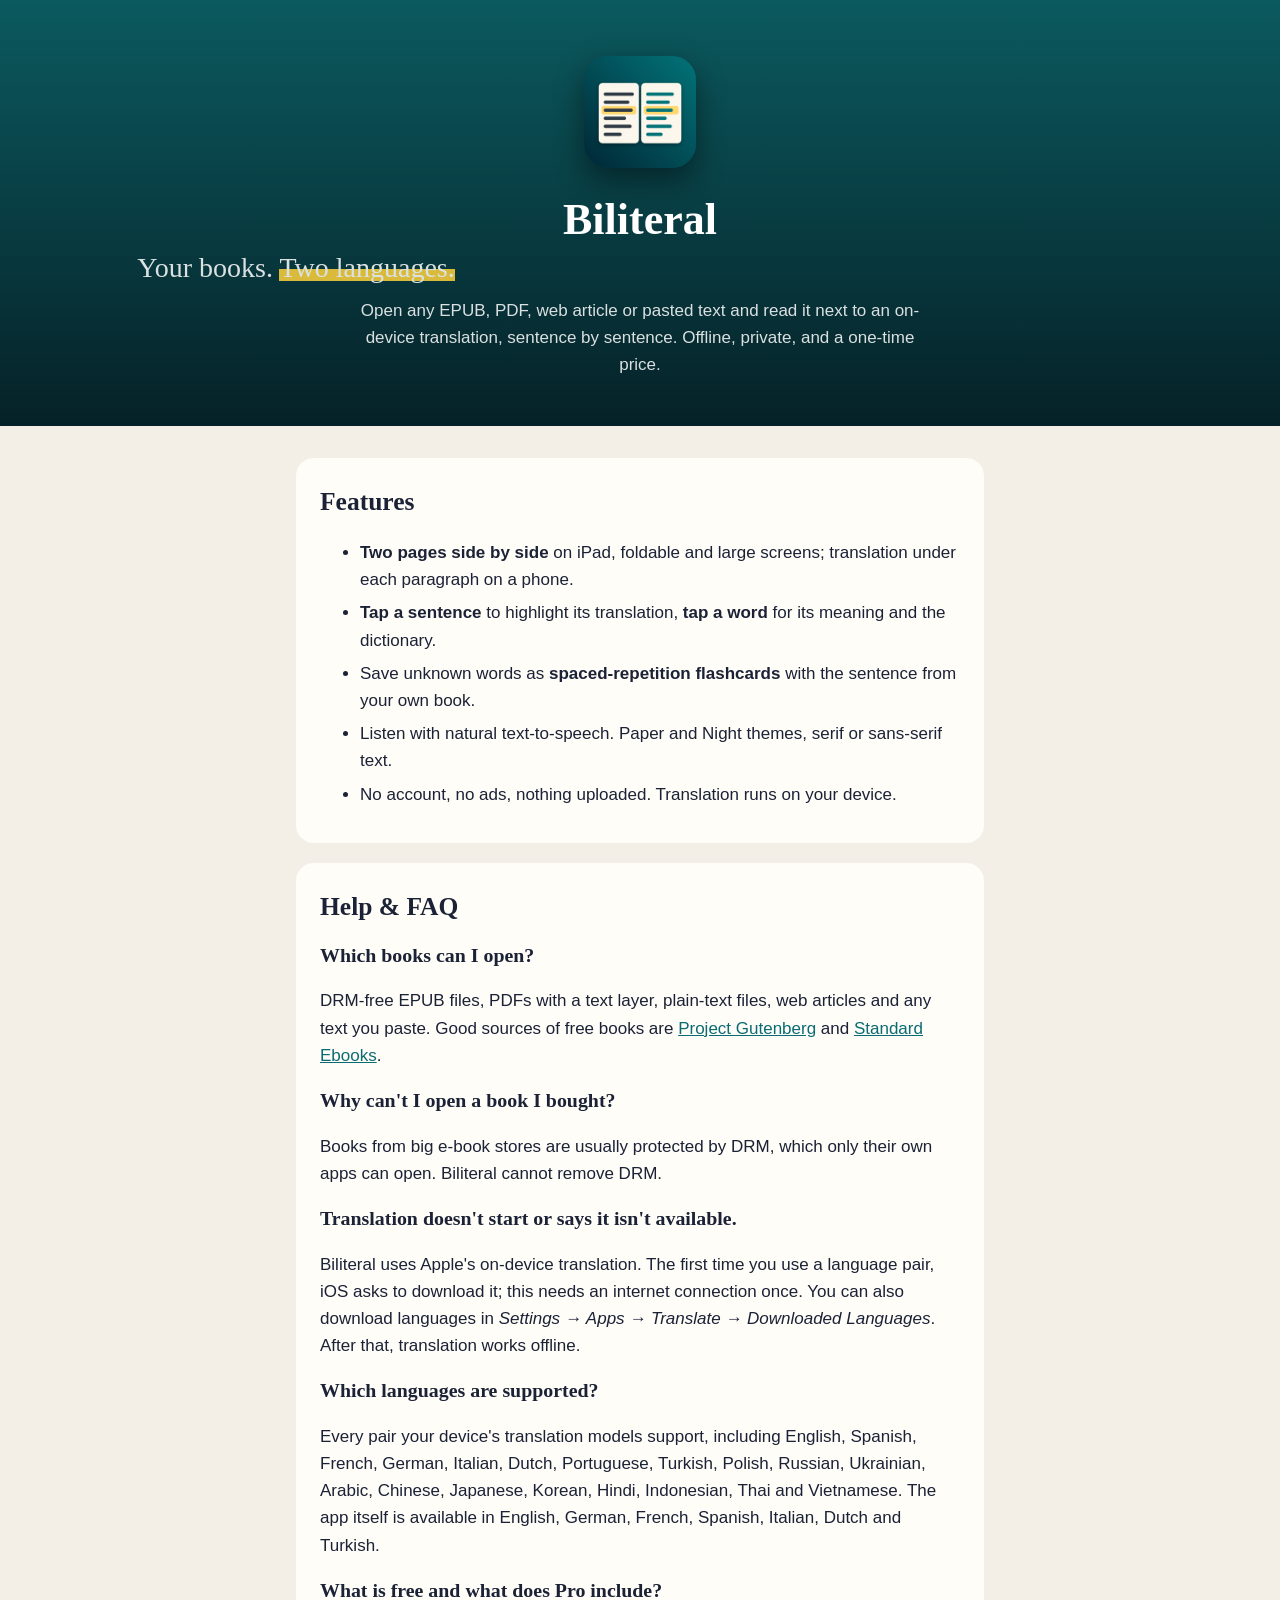
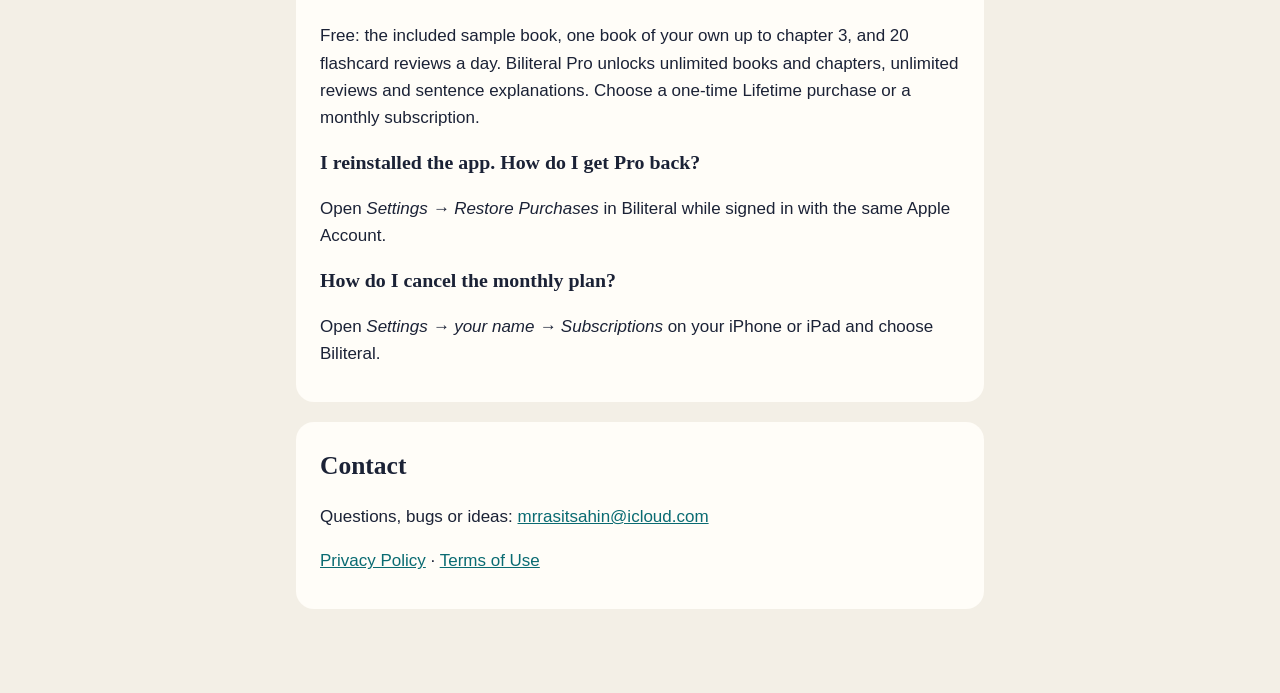
<file: docs/index.html>
<!doctype html>
<html lang="en">
<head>
<meta charset="utf-8">
<meta name="viewport" content="width=device-width, initial-scale=1">
<title>Biliteral Support</title>
<meta name="description" content="Read your own books side by side in two languages, translated on your device. Offline, private, one payment.">
<link rel="stylesheet" href="style.css">
</head>
<body>
<header class="hero">
  <img src="icon.png" alt="" width="112" height="112">
  <h1>Biliteral</h1>
  <p class="tagline">Your books. <mark>Two languages.</mark></p>
  <p>Open any EPUB, PDF, web article or pasted text and read it next to an on-device translation, sentence by sentence. Offline, private, and a one-time price.</p>
</header>
<main>
  <section>
    <h2>Features</h2>
    <ul>
      <li><strong>Two pages side by side</strong> on iPad, foldable and large screens; translation under each paragraph on a phone.</li>
      <li><strong>Tap a sentence</strong> to highlight its translation, <strong>tap a word</strong> for its meaning and the dictionary.</li>
      <li>Save unknown words as <strong>spaced-repetition flashcards</strong> with the sentence from your own book.</li>
      <li>Listen with natural text-to-speech. Paper and Night themes, serif or sans-serif text.</li>
      <li>No account, no ads, nothing uploaded. Translation runs on your device.</li>
    </ul>
  </section>

  <section id="faq">
    <h2>Help &amp; FAQ</h2>
    <h3>Which books can I open?</h3>
    <p>DRM-free EPUB files, PDFs with a text layer, plain-text files, web articles and any text you paste. Good sources of free books are <a href="https://www.gutenberg.org">Project Gutenberg</a> and <a href="https://standardebooks.org">Standard Ebooks</a>.</p>
    <h3>Why can't I open a book I bought?</h3>
    <p>Books from big e-book stores are usually protected by DRM, which only their own apps can open. Biliteral cannot remove DRM.</p>
    <h3>Translation doesn't start or says it isn't available.</h3>
    <p>Biliteral uses Apple's on-device translation. The first time you use a language pair, iOS asks to download it; this needs an internet connection once. You can also download languages in <em>Settings → Apps → Translate → Downloaded Languages</em>. After that, translation works offline.</p>
    <h3>Which languages are supported?</h3>
    <p>Every pair your device's translation models support, including English, Spanish, French, German, Italian, Dutch, Portuguese, Turkish, Polish, Russian, Ukrainian, Arabic, Chinese, Japanese, Korean, Hindi, Indonesian, Thai and Vietnamese. The app itself is available in English, German, French, Spanish, Italian, Dutch and Turkish.</p>
    <h3>What is free and what does Pro include?</h3>
    <p>Free: the included sample book, one book of your own up to chapter 3, and 20 flashcard reviews a day. Biliteral Pro unlocks unlimited books and chapters, unlimited reviews and sentence explanations. Choose a one-time Lifetime purchase or a monthly subscription.</p>
    <h3>I reinstalled the app. How do I get Pro back?</h3>
    <p>Open <em>Settings → Restore Purchases</em> in Biliteral while signed in with the same Apple Account.</p>
    <h3>How do I cancel the monthly plan?</h3>
    <p>Open <em>Settings → your name → Subscriptions</em> on your iPhone or iPad and choose Biliteral.</p>
  </section>

  <section>
    <h2>Contact</h2>
    <p>Questions, bugs or ideas: <a href="mailto:mrrasitsahin@icloud.com">mrrasitsahin@icloud.com</a></p>
    <p><a href="privacy">Privacy Policy</a> · <a href="https://www.apple.com/legal/internet-services/itunes/dev/stdeula/">Terms of Use</a></p>
  </section>
</main>
</body>
</html>
</file>
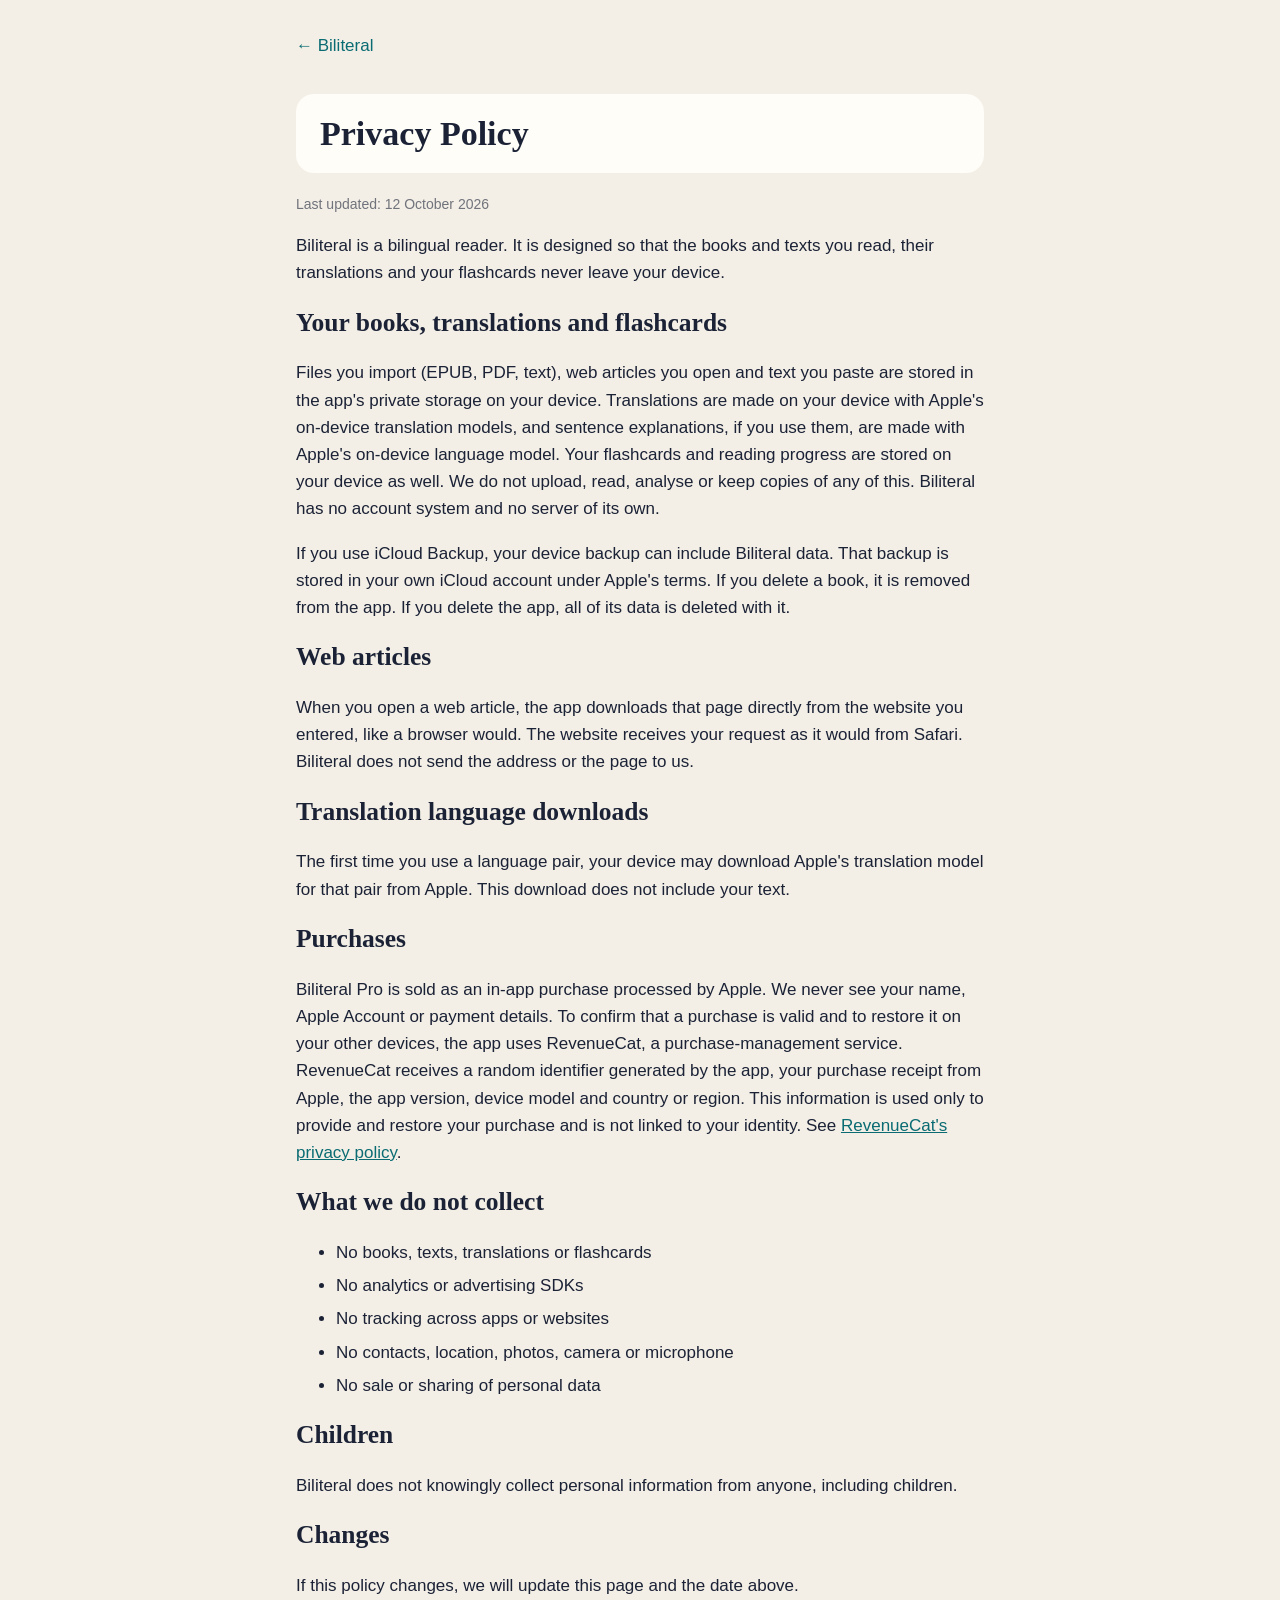
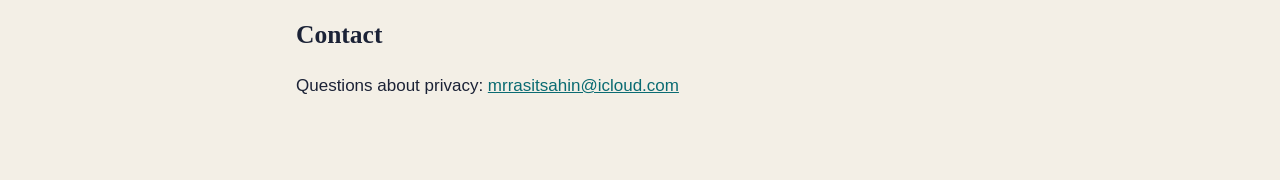
<file: docs/privacy.html>
<!doctype html>
<html lang="en">
<head>
<meta charset="utf-8">
<meta name="viewport" content="width=device-width, initial-scale=1">
<title>Biliteral Privacy Policy</title>
<link rel="stylesheet" href="style.css">
</head>
<body>
<main>
  <a class="back" href="./">← Biliteral</a>
  <h1>Privacy Policy</h1>
  <p class="meta">Last updated: 12 October 2026</p>

  <p>Biliteral is a bilingual reader. It is designed so that the books and texts you read, their translations and your flashcards never leave your device.</p>

  <h2>Your books, translations and flashcards</h2>
  <p>Files you import (EPUB, PDF, text), web articles you open and text you paste are stored in the app's private storage on your device. Translations are made on your device with Apple's on-device translation models, and sentence explanations, if you use them, are made with Apple's on-device language model. Your flashcards and reading progress are stored on your device as well. We do not upload, read, analyse or keep copies of any of this. Biliteral has no account system and no server of its own.</p>
  <p>If you use iCloud Backup, your device backup can include Biliteral data. That backup is stored in your own iCloud account under Apple's terms. If you delete a book, it is removed from the app. If you delete the app, all of its data is deleted with it.</p>

  <h2>Web articles</h2>
  <p>When you open a web article, the app downloads that page directly from the website you entered, like a browser would. The website receives your request as it would from Safari. Biliteral does not send the address or the page to us.</p>

  <h2>Translation language downloads</h2>
  <p>The first time you use a language pair, your device may download Apple's translation model for that pair from Apple. This download does not include your text.</p>

  <h2>Purchases</h2>
  <p>Biliteral Pro is sold as an in-app purchase processed by Apple. We never see your name, Apple Account or payment details. To confirm that a purchase is valid and to restore it on your other devices, the app uses RevenueCat, a purchase-management service. RevenueCat receives a random identifier generated by the app, your purchase receipt from Apple, the app version, device model and country or region. This information is used only to provide and restore your purchase and is not linked to your identity. See <a href="https://www.revenuecat.com/privacy">RevenueCat's privacy policy</a>.</p>

  <h2>What we do not collect</h2>
  <ul>
    <li>No books, texts, translations or flashcards</li>
    <li>No analytics or advertising SDKs</li>
    <li>No tracking across apps or websites</li>
    <li>No contacts, location, photos, camera or microphone</li>
    <li>No sale or sharing of personal data</li>
  </ul>

  <h2>Children</h2>
  <p>Biliteral does not knowingly collect personal information from anyone, including children.</p>

  <h2>Changes</h2>
  <p>If this policy changes, we will update this page and the date above.</p>

  <h2>Contact</h2>
  <p>Questions about privacy: <a href="mailto:mrrasitsahin@icloud.com">mrrasitsahin@icloud.com</a></p>
</main>
</body>
</html>
</file>
<file: docs/style.css>
:root {
  --navy: #062c35;
  --ink: #1b2236;
  --paper: #fffdf8;
  --canvas: #f3efe6;
  --marker: #ffd23a;
  --link: #0a6b72;
}
@media (prefers-color-scheme: dark) {
  :root { --ink: #ece8de; --paper: #171c2a; --canvas: #0d111c; --link: #5fc9c9; }
}
* { box-sizing: border-box; }
body {
  margin: 0;
  background: var(--canvas);
  color: var(--ink);
  font: 17px/1.6 -apple-system, BlinkMacSystemFont, "Segoe UI", Helvetica, Arial, sans-serif;
}
h1, h2, h3, .tagline { font-family: "New York", "Iowan Old Style", Georgia, serif; line-height: 1.2; }
a { color: var(--link); }
mark { background: linear-gradient(transparent 55%, var(--marker) 55%, var(--marker) 92%, transparent 92%); color: inherit; }
.hero {
  background: linear-gradient(#0b5a5f, #052127);
  color: #fff;
  text-align: center;
  padding: 56px 16px 48px;
}
.hero img { border-radius: 24px; box-shadow: 0 12px 30px rgba(0,0,0,.45); }
.hero h1 { font-size: 44px; margin: 18px 0 4px; }
.hero .tagline { font-size: 28px; margin: 0 0 12px; }
.hero mark { color: #fff; }
.hero p { max-width: 560px; margin: 0 auto; opacity: .85; }
main { max-width: 720px; margin: 0 auto; padding: 32px 16px 64px; }
section, main > h1 { background: var(--paper); border-radius: 18px; padding: 8px 24px 18px; margin-bottom: 20px; }
main > h1 { padding-top: 20px; }
.back { display: inline-block; margin-bottom: 12px; text-decoration: none; }
.meta { opacity: .6; font-size: 14px; }
li { margin-bottom: 6px; }
</file>
